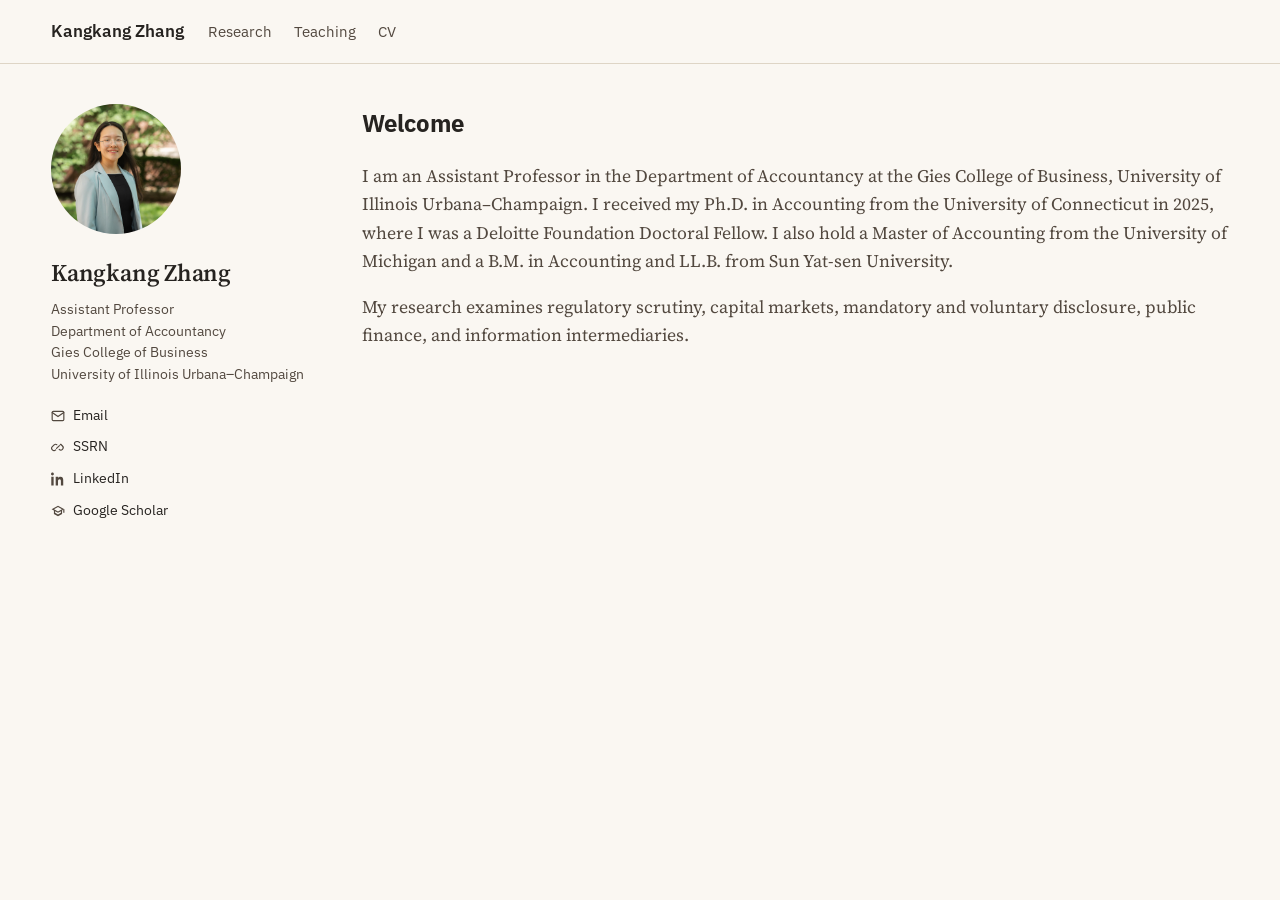
<file: index.html>
<!DOCTYPE html>
<html lang="en">
<head>
<meta charset="UTF-8">
<meta name="viewport" content="width=device-width, initial-scale=1.0">
<meta name="google-site-verification" content="3GVorB3ThaOUOafbsbn2SGII3TW03Z_pNZAnNQTHaXM" />
<title>Kangkang Zhang: Welcome to my page!</title>
<meta name="description" content="Kangkang Zhang is an Assistant Professor of Accountancy at the Gies College of Business, University of Illinois Urbana&ndash;Champaign, researching regulatory scrutiny, capital markets, and mandatory/voluntary disclosure.">
<link rel="canonical" href="https://kangkang-zhang.github.io/">
<meta property="og:type" content="website">
<meta property="og:site_name" content="Kangkang Zhang">
<meta property="og:title" content="Kangkang Zhang: Welcome to my page!">
<meta property="og:description" content="Assistant Professor of Accountancy at the Gies College of Business, University of Illinois Urbana&ndash;Champaign. Research on regulatory scrutiny, capital markets, and disclosure.">
<meta property="og:url" content="https://kangkang-zhang.github.io/">
<meta property="og:image" content="https://kangkang-zhang.github.io/photo.jpg">
<meta name="twitter:card" content="summary">
<meta name="twitter:title" content="Kangkang Zhang: Welcome to my page!">
<meta name="twitter:description" content="Assistant Professor of Accountancy at the Gies College of Business, University of Illinois Urbana&ndash;Champaign.">
<meta name="twitter:image" content="https://kangkang-zhang.github.io/photo.jpg">
<link rel="preconnect" href="https://fonts.googleapis.com">
<link rel="preconnect" href="https://fonts.gstatic.com" crossorigin>
<link href="https://fonts.googleapis.com/css2?family=Source+Serif+4:opsz,wght@8..60,400;8..60,600&family=IBM+Plex+Sans:wght@400;500&display=swap" rel="stylesheet">
<link rel="stylesheet" href="style.css">
<script type="application/ld+json">
{
  "@context": "https://schema.org",
  "@type": "Person",
  "name": "Kangkang Zhang",
  "url": "https://kangkang-zhang.github.io/",
  "image": "https://kangkang-zhang.github.io/photo.jpg",
  "jobTitle": "Assistant Professor of Accountancy",
  "worksFor": {
    "@type": "CollegeOrUniversity",
    "name": "Gies College of Business, University of Illinois Urbana-Champaign"
  },
  "alumniOf": [
    { "@type": "CollegeOrUniversity", "name": "University of Connecticut" },
    { "@type": "CollegeOrUniversity", "name": "University of Michigan" },
    { "@type": "CollegeOrUniversity", "name": "Sun Yat-sen University" }
  ],
  "sameAs": [
    "https://papers.ssrn.com/sol3/cf_dev/AbsByAuth.cfm?per_id=3709389",
    "https://www.linkedin.com/in/kangkangzhang",
    "https://scholar.google.com/citations?user=HR7FP2oAAAAJ&hl=en"
  ]
}
</script>
</head>
<body>

<header class="topbar">
  <div class="topbar-inner">
    <a href="index.html" class="topbar-name">Kangkang Zhang</a>
    <nav class="topnav">
      <a href="research.html">Research</a>
      <a href="teaching.html">Teaching</a>
      <a href="cv.html">CV</a>
    </nav>
  </div>
</header>

<div class="layout">

  <aside class="sidebar">
    <div class="avatar"><img src="photo.jpg" alt="" onerror="this.parentElement.textContent='Add photo.jpg'"></div>
    <h1>Kangkang Zhang</h1>
    <p class="role">Assistant Professor<br>Department of Accountancy<br>Gies College of Business<br>University of Illinois Urbana&ndash;Champaign</p>
    <div class="contact-links">
      <a href="mailto:kkzhang@illinois.edu"><svg class="icon" viewBox="0 0 24 24" width="14" height="14" fill="none" stroke="currentColor" stroke-width="2" stroke-linecap="round" stroke-linejoin="round"><rect x="2" y="4" width="20" height="16" rx="2"></rect><path d="M2 6l10 7 10-7"></path></svg><span>Email</span></a>
      <a href="https://papers.ssrn.com/sol3/cf_dev/AbsByAuth.cfm?per_id=3709389"><svg class="icon" viewBox="0 0 24 24" width="14" height="14" fill="none" stroke="currentColor" stroke-width="2" stroke-linecap="round" stroke-linejoin="round"><path d="M9.5 14.5l5-5"></path><path d="M8 17a4 4 0 01-5.66-5.66l3-3A4 4 0 0110 8"></path><path d="M14 16a4 4 0 005.66-5.66l-3-3A4 4 0 0016 8"></path></svg><span>SSRN</span></a>
      <a href="https://www.linkedin.com/in/kangkangzhang"><svg class="icon" viewBox="0 0 24 24" width="14" height="14" fill="currentColor"><path d="M4.98 3.5C4.98 4.88 3.87 6 2.5 6S0 4.88 0 3.5 1.12 1 2.5 1s2.48 1.12 2.48 2.5zM.5 8h4v15h-4V8zM8.5 8h3.83v2.05h.05c.53-1.01 1.84-2.05 3.79-2.05 4.05 0 4.8 2.67 4.8 6.14V23h-4v-6.88c0-1.64-.03-3.75-2.29-3.75-2.3 0-2.65 1.79-2.65 3.64V23h-4V8z"></path></svg><span>LinkedIn</span></a>
      <a href="https://scholar.google.com/citations?user=HR7FP2oAAAAJ&hl=en"><svg class="icon" viewBox="0 0 24 24" width="14" height="14" fill="currentColor"><path d="M12 3L1 9l4 2.18v6L12 21l7-3.82v-6L21 9v6h2V9L12 3zm6.82 6L12 12.72 5.18 9 12 5.28 18.82 9zM17 15.2L12 18l-5-2.8v-2.9l5 2.73 5-2.73v2.9z"></path></svg><span>Google Scholar</span></a>
    </div>
  </aside>

  <main>
    <h2 class="page-title">Welcome</h2>
    <div class="lede">
      <p>
        I am an Assistant Professor in the Department of Accountancy at the Gies College of
        Business, University of Illinois Urbana&ndash;Champaign. I received my Ph.D. in
        Accounting from the University of Connecticut in 2025, where I was a Deloitte
        Foundation Doctoral Fellow. I also hold a Master of Accounting from the University of
        Michigan and a B.M. in Accounting and LL.B. from Sun Yat-sen University.
      </p>
      <p>
        My research examines regulatory scrutiny, capital markets, mandatory and voluntary
        disclosure, public finance, and information intermediaries.
      </p>
    </div>
  </main>

</div>
<script data-goatcounter="https://kkokdari.goatcounter.com/count" async src="//gc.zgo.at/count.js"></script>
</body>
</html>
</file>
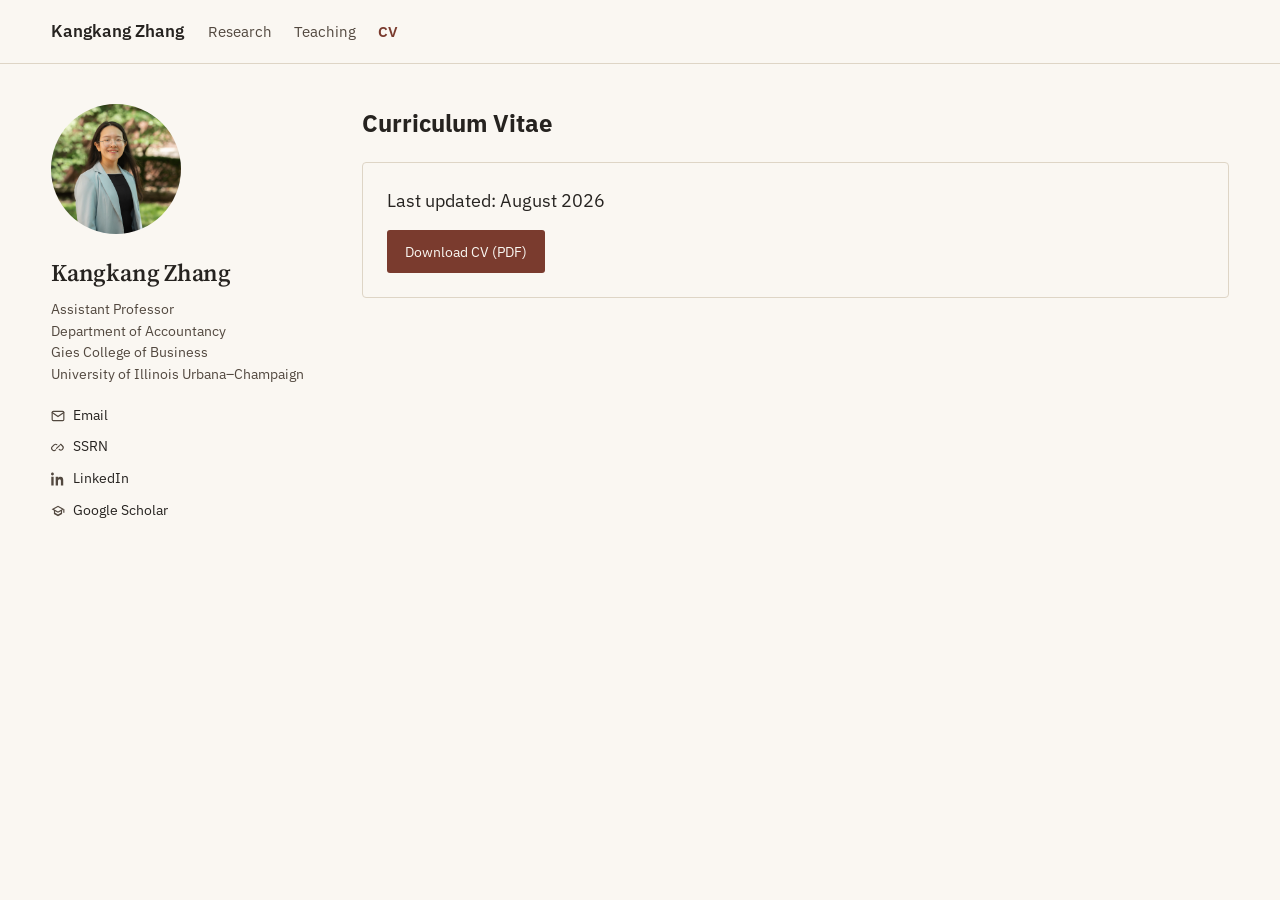
<file: cv.html>
<!DOCTYPE html>
<html lang="en">
<head>
<meta charset="UTF-8">
<meta name="viewport" content="width=device-width, initial-scale=1.0">
<title>CV — Kangkang Zhang | Assistant Professor, University of Illinois at Urbana-Champaign Department of Accountancy</title>
<meta name="description" content="Curriculum vitae of Kangkang Zhang, Assistant Professor of Accountancy at the Gies College of Business, University of Illinois Urbana&ndash;Champaign.">
<link rel="canonical" href="https://kangkang-zhang.github.io/cv.html">
<meta property="og:type" content="website">
<meta property="og:site_name" content="Kangkang Zhang">
<meta property="og:title" content="CV — Kangkang Zhang">
<meta property="og:description" content="Curriculum vitae of Kangkang Zhang, Assistant Professor of Accountancy, University of Illinois Urbana&ndash;Champaign.">
<meta property="og:url" content="https://kangkang-zhang.github.io/cv.html">
<meta property="og:image" content="https://kangkang-zhang.github.io/photo.jpg">
<link rel="preconnect" href="https://fonts.googleapis.com">
<link rel="preconnect" href="https://fonts.gstatic.com" crossorigin>
<link href="https://fonts.googleapis.com/css2?family=Source+Serif+4:opsz,wght@8..60,400;8..60,600&family=IBM+Plex+Sans:wght@400;500&display=swap" rel="stylesheet">
<link rel="stylesheet" href="style.css">
<script type="application/ld+json">
{
  "@context": "https://schema.org",
  "@type": "Person",
  "name": "Kangkang Zhang",
  "url": "https://kangkang-zhang.github.io/",
  "jobTitle": "Assistant Professor of Accountancy",
  "worksFor": {
    "@type": "CollegeOrUniversity",
    "name": "Gies College of Business, University of Illinois Urbana-Champaign"
  },
  "sameAs": [
    "https://papers.ssrn.com/sol3/cf_dev/AbsByAuth.cfm?per_id=3709389",
    "https://www.linkedin.com/in/kangkangzhang",
    "https://scholar.google.com/citations?user=HR7FP2oAAAAJ&hl=en"
  ]
}
</script>
</head>
<body>

<header class="topbar">
  <div class="topbar-inner">
    <a href="index.html" class="topbar-name">Kangkang Zhang</a>
    <nav class="topnav">
      <a href="research.html">Research</a>
      <a href="teaching.html">Teaching</a>
      <a href="cv.html" class="active">CV</a>
    </nav>
  </div>
</header>

<div class="layout">

  <aside class="sidebar">
    <div class="avatar"><img src="photo.jpg" alt="" onerror="this.parentElement.textContent='Add photo.jpg'"></div>
    <h1>Kangkang Zhang</h1>
    <p class="role">Assistant Professor<br>Department of Accountancy<br>Gies College of Business<br>University of Illinois Urbana&ndash;Champaign</p>
    <div class="contact-links">
      <a href="mailto:kkzhang@illinois.edu"><svg class="icon" viewBox="0 0 24 24" width="14" height="14" fill="none" stroke="currentColor" stroke-width="2" stroke-linecap="round" stroke-linejoin="round"><rect x="2" y="4" width="20" height="16" rx="2"></rect><path d="M2 6l10 7 10-7"></path></svg><span>Email</span></a>
      <a href="https://papers.ssrn.com/sol3/cf_dev/AbsByAuth.cfm?per_id=3709389"><svg class="icon" viewBox="0 0 24 24" width="14" height="14" fill="none" stroke="currentColor" stroke-width="2" stroke-linecap="round" stroke-linejoin="round"><path d="M9.5 14.5l5-5"></path><path d="M8 17a4 4 0 01-5.66-5.66l3-3A4 4 0 0110 8"></path><path d="M14 16a4 4 0 005.66-5.66l-3-3A4 4 0 0016 8"></path></svg><span>SSRN</span></a>
      <a href="https://www.linkedin.com/in/kangkangzhang"><svg class="icon" viewBox="0 0 24 24" width="14" height="14" fill="currentColor"><path d="M4.98 3.5C4.98 4.88 3.87 6 2.5 6S0 4.88 0 3.5 1.12 1 2.5 1s2.48 1.12 2.48 2.5zM.5 8h4v15h-4V8zM8.5 8h3.83v2.05h.05c.53-1.01 1.84-2.05 3.79-2.05 4.05 0 4.8 2.67 4.8 6.14V23h-4v-6.88c0-1.64-.03-3.75-2.29-3.75-2.3 0-2.65 1.79-2.65 3.64V23h-4V8z"></path></svg><span>LinkedIn</span></a>
      <a href="https://scholar.google.com/citations?user=HR7FP2oAAAAJ&hl=en"><svg class="icon" viewBox="0 0 24 24" width="14" height="14" fill="currentColor"><path d="M12 3L1 9l4 2.18v6L12 21l7-3.82v-6L21 9v6h2V9L12 3zm6.82 6L12 12.72 5.18 9 12 5.28 18.82 9zM17 15.2L12 18l-5-2.8v-2.9l5 2.73 5-2.73v2.9z"></path></svg><span>Google Scholar</span></a>
    </div>
  </aside>

  <main>
    <h2 class="page-title">Curriculum Vitae</h2>
    <div class="cv-box">
      <p>Last updated: August 2026</p>
      <a class="download-btn" href="cv.pdf">Download CV (PDF)</a>
    </div>
  </main>

</div>
<script data-goatcounter="https://kkokdari.goatcounter.com/count" async src="//gc.zgo.at/count.js"></script>
</body>
</html>
</file>
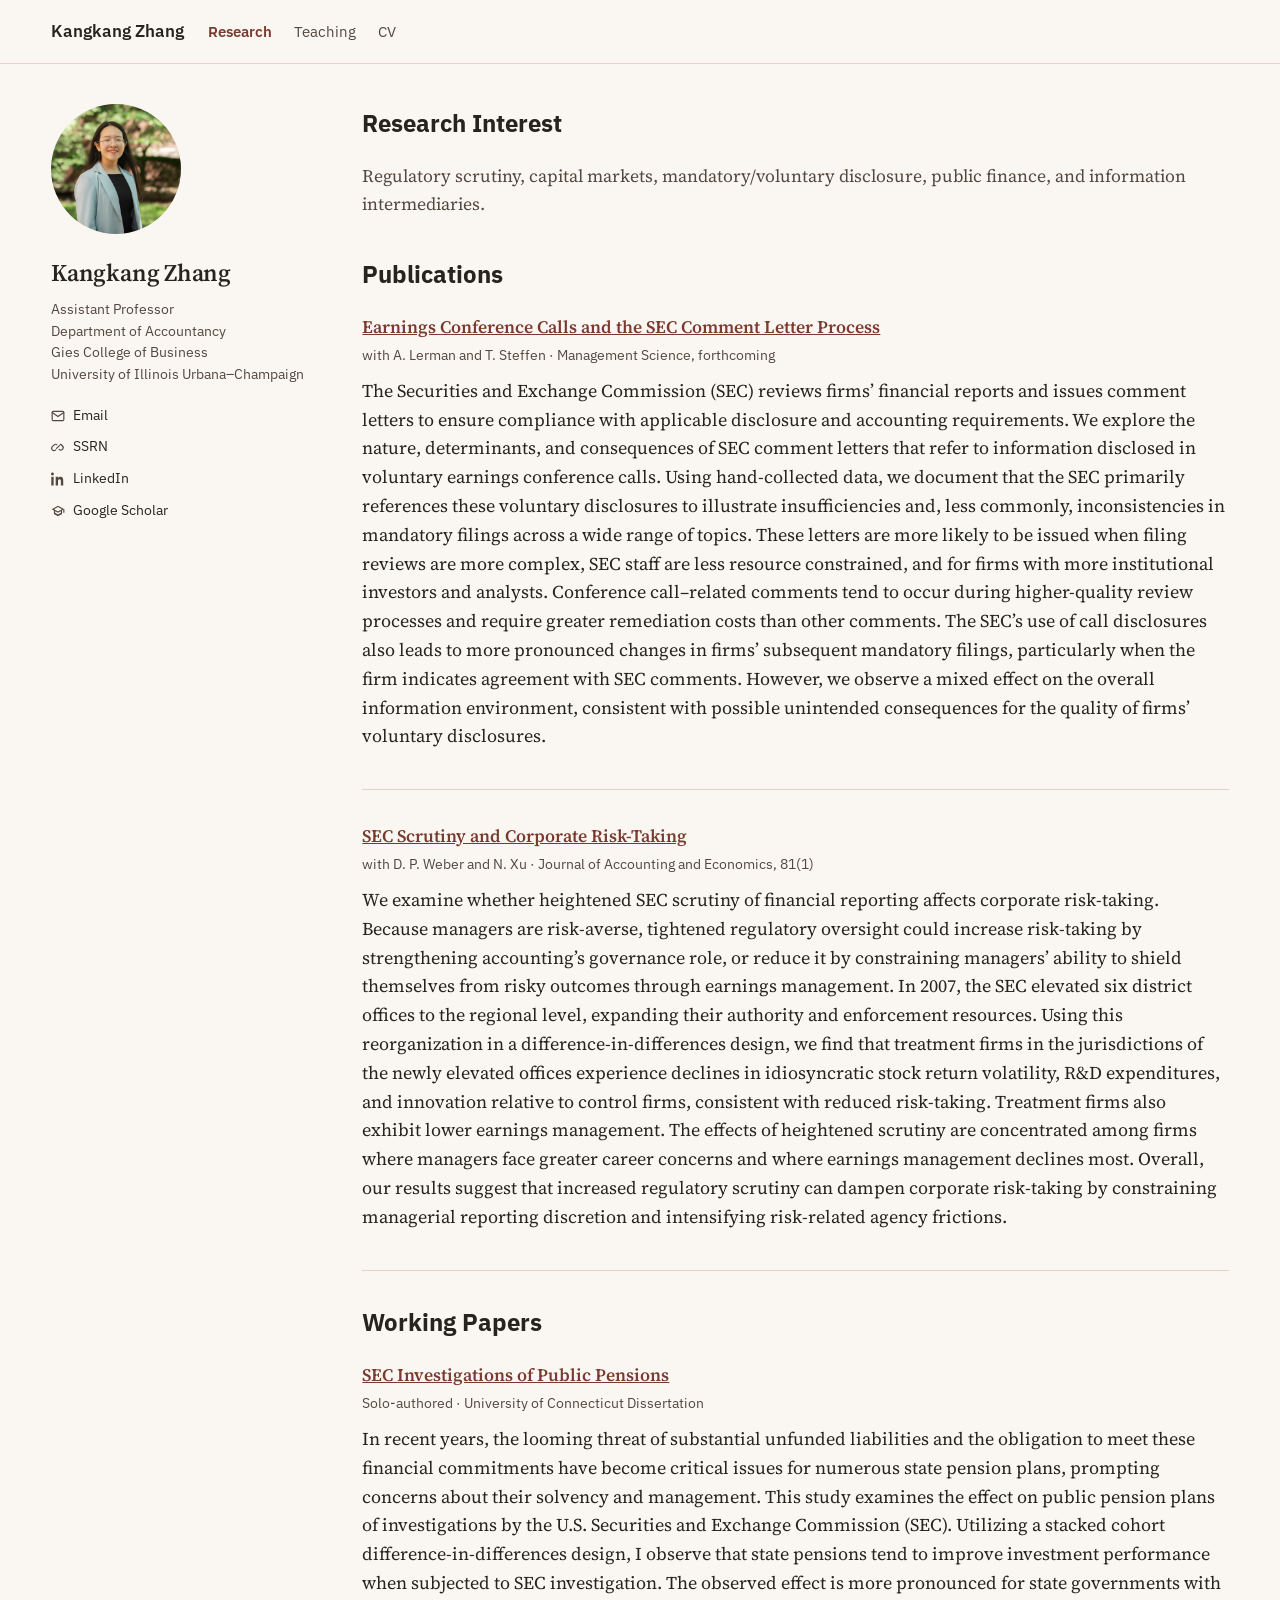
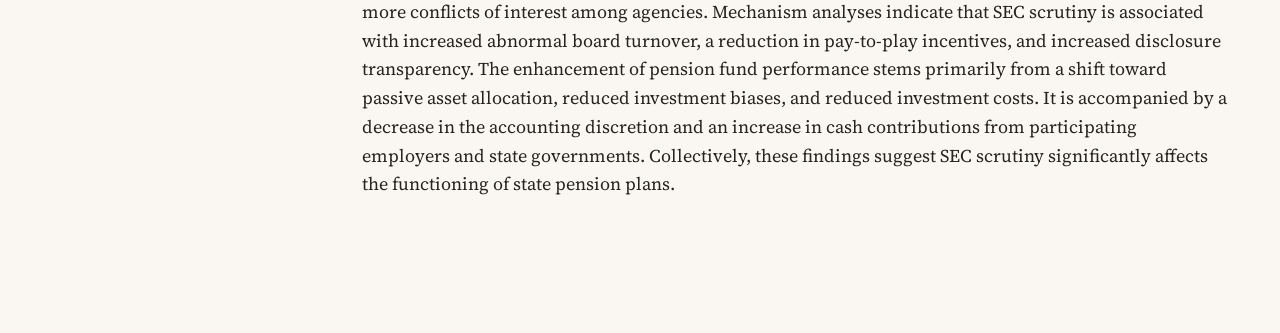
<file: research.html>
<!DOCTYPE html>
<html lang="en">
<head>
<meta charset="UTF-8">
<meta name="viewport" content="width=device-width, initial-scale=1.0">
<title>Research — Kangkang Zhang: Welcome to my page!</title>
<meta name="description" content="Research by Kangkang Zhang (University of Illinois Urbana&ndash;Champaign) on SEC regulatory scrutiny, capital markets, and disclosure, including publications in Management Science and the Journal of Accounting and Economics.">
<link rel="canonical" href="https://kangkang-zhang.github.io/research.html">
<meta property="og:type" content="website">
<meta property="og:site_name" content="Kangkang Zhang">
<meta property="og:title" content="Research — Kangkang Zhang">
<meta property="og:description" content="Research on SEC regulatory scrutiny, capital markets, and mandatory/voluntary disclosure.">
<meta property="og:url" content="https://kangkang-zhang.github.io/research.html">
<meta property="og:image" content="https://kangkang-zhang.github.io/photo.jpg">
<link rel="preconnect" href="https://fonts.googleapis.com">
<link rel="preconnect" href="https://fonts.gstatic.com" crossorigin>
<link href="https://fonts.googleapis.com/css2?family=Source+Serif+4:opsz,wght@8..60,400;8..60,600&family=IBM+Plex+Sans:wght@400;500&display=swap" rel="stylesheet">
<link rel="stylesheet" href="style.css">
<script type="application/ld+json">
{
  "@context": "https://schema.org",
  "@type": "Person",
  "name": "Kangkang Zhang",
  "url": "https://kangkang-zhang.github.io/",
  "jobTitle": "Assistant Professor of Accountancy",
  "worksFor": {
    "@type": "CollegeOrUniversity",
    "name": "Gies College of Business, University of Illinois Urbana-Champaign"
  },
  "sameAs": [
    "https://papers.ssrn.com/sol3/cf_dev/AbsByAuth.cfm?per_id=3709389",
    "https://www.linkedin.com/in/kangkangzhang",
    "https://scholar.google.com/citations?user=HR7FP2oAAAAJ&hl=en"
  ]
}
</script>
</head>
<body>

<header class="topbar">
  <div class="topbar-inner">
    <a href="index.html" class="topbar-name">Kangkang Zhang</a>
    <nav class="topnav">
      <a href="research.html" class="active">Research</a>
      <a href="teaching.html">Teaching</a>
      <a href="cv.html">CV</a>
    </nav>
  </div>
</header>

<div class="layout">

  <aside class="sidebar">
    <div class="avatar"><img src="photo.jpg" alt="" onerror="this.parentElement.textContent='Add photo.jpg'"></div>
    <h1>Kangkang Zhang</h1>
    <p class="role">Assistant Professor<br>Department of Accountancy<br>Gies College of Business<br>University of Illinois Urbana&ndash;Champaign</p>
    <div class="contact-links">
      <a href="mailto:kkzhang@illinois.edu"><svg class="icon" viewBox="0 0 24 24" width="14" height="14" fill="none" stroke="currentColor" stroke-width="2" stroke-linecap="round" stroke-linejoin="round"><rect x="2" y="4" width="20" height="16" rx="2"></rect><path d="M2 6l10 7 10-7"></path></svg><span>Email</span></a>
      <a href="https://papers.ssrn.com/sol3/cf_dev/AbsByAuth.cfm?per_id=3709389"><svg class="icon" viewBox="0 0 24 24" width="14" height="14" fill="none" stroke="currentColor" stroke-width="2" stroke-linecap="round" stroke-linejoin="round"><path d="M9.5 14.5l5-5"></path><path d="M8 17a4 4 0 01-5.66-5.66l3-3A4 4 0 0110 8"></path><path d="M14 16a4 4 0 005.66-5.66l-3-3A4 4 0 0016 8"></path></svg><span>SSRN</span></a>
      <a href="https://www.linkedin.com/in/kangkangzhang"><svg class="icon" viewBox="0 0 24 24" width="14" height="14" fill="currentColor"><path d="M4.98 3.5C4.98 4.88 3.87 6 2.5 6S0 4.88 0 3.5 1.12 1 2.5 1s2.48 1.12 2.48 2.5zM.5 8h4v15h-4V8zM8.5 8h3.83v2.05h.05c.53-1.01 1.84-2.05 3.79-2.05 4.05 0 4.8 2.67 4.8 6.14V23h-4v-6.88c0-1.64-.03-3.75-2.29-3.75-2.3 0-2.65 1.79-2.65 3.64V23h-4V8z"></path></svg><span>LinkedIn</span></a>
      <a href="https://scholar.google.com/citations?user=HR7FP2oAAAAJ&hl=en"><svg class="icon" viewBox="0 0 24 24" width="14" height="14" fill="currentColor"><path d="M12 3L1 9l4 2.18v6L12 21l7-3.82v-6L21 9v6h2V9L12 3zm6.82 6L12 12.72 5.18 9 12 5.28 18.82 9zM17 15.2L12 18l-5-2.8v-2.9l5 2.73 5-2.73v2.9z"></path></svg><span>Google Scholar</span></a>
    </div>
  </aside>

  <main>
    <h2 class="page-title">Research Interest</h2>

    <p class="lede" style="margin-bottom: 36px;">
      Regulatory scrutiny, capital markets, mandatory/voluntary disclosure, public finance, and
      information intermediaries.
    </p>

    <h3 class="page-title">Publications</h3>

    <div class="paper">
      <h3><a href="https://pubsonline.informs.org/doi/10.1287/mnsc.2023.02065">Earnings Conference Calls and the SEC Comment Letter Process</a></h3>
      <p class="meta">with A. Lerman and T. Steffen &middot; Management Science, forthcoming</p>
      <p>
        The Securities and Exchange Commission (SEC) reviews firms&rsquo; financial reports and
        issues comment letters to ensure compliance with applicable disclosure and accounting
        requirements. We explore the nature, determinants, and consequences of SEC comment
        letters that refer to information disclosed in voluntary earnings conference calls.
        Using hand-collected data, we document that the SEC primarily references these voluntary
        disclosures to illustrate insufficiencies and, less commonly, inconsistencies in
        mandatory filings across a wide range of topics. These letters are more likely to be
        issued when filing reviews are more complex, SEC staff are less resource constrained,
        and for firms with more institutional investors and analysts. Conference call&ndash;related
        comments tend to occur during higher-quality review processes and require greater
        remediation costs than other comments. The SEC&rsquo;s use of call disclosures also leads
        to more pronounced changes in firms&rsquo; subsequent mandatory filings, particularly when
        the firm indicates agreement with SEC comments. However, we observe a mixed effect on the
        overall information environment, consistent with possible unintended consequences for the
        quality of firms&rsquo; voluntary disclosures.
      </p>
    </div>

    <div class="paper">
      <h3><a href="https://www.sciencedirect.com/science/article/pii/S0165410125000916">SEC Scrutiny and Corporate Risk-Taking</a></h3>
      <p class="meta">with D. P. Weber and N. Xu &middot; Journal of Accounting and Economics, 81(1)</p>
      <p>
        We examine whether heightened SEC scrutiny of financial reporting affects corporate
        risk-taking. Because managers are risk-averse, tightened regulatory oversight could
        increase risk-taking by strengthening accounting&rsquo;s governance role, or reduce it by
        constraining managers&rsquo; ability to shield themselves from risky outcomes through
        earnings management. In 2007, the SEC elevated six district offices to the regional
        level, expanding their authority and enforcement resources. Using this reorganization in
        a difference-in-differences design, we find that treatment firms in the jurisdictions of
        the newly elevated offices experience declines in idiosyncratic stock return volatility,
        R&amp;D expenditures, and innovation relative to control firms, consistent with reduced
        risk-taking. Treatment firms also exhibit lower earnings management. The effects of
        heightened scrutiny are concentrated among firms where managers face greater career
        concerns and where earnings management declines most. Overall, our results suggest that
        increased regulatory scrutiny can dampen corporate risk-taking by constraining managerial
        reporting discretion and intensifying risk-related agency frictions.
      </p>
    </div>

    <h3 class="page-title">Working Papers</h3>

    <div class="paper">
      <h3><a href="http://dx.doi.org/10.2139/ssrn.4964809">SEC Investigations of Public Pensions</a></h3>
      <p class="meta">Solo-authored &middot; University of Connecticut Dissertation</p>
      <p>
        In recent years, the looming threat of substantial unfunded liabilities and the
        obligation to meet these financial commitments have become critical issues for numerous
        state pension plans, prompting concerns about their solvency and management. This study
        examines the effect on public pension plans of investigations by the U.S. Securities and
        Exchange Commission (SEC). Utilizing a stacked cohort difference-in-differences design,
        I observe that state pensions tend to improve investment performance when subjected to
        SEC investigation. The observed effect is more pronounced for state governments with
        more conflicts of interest among agencies. Mechanism analyses indicate that SEC scrutiny
        is associated with increased abnormal board turnover, a reduction in pay-to-play
        incentives, and increased disclosure transparency. The enhancement of pension fund
        performance stems primarily from a shift toward passive asset allocation, reduced
        investment biases, and reduced investment costs. It is accompanied by a decrease in the
        accounting discretion and an increase in cash contributions from participating employers
        and state governments. Collectively, these findings suggest SEC scrutiny significantly
        affects the functioning of state pension plans.
      </p>
    </div>

  </main>

</div>
<script data-goatcounter="https://kkokdari.goatcounter.com/count" async src="//gc.zgo.at/count.js"></script>
</body>
</html>
</file>
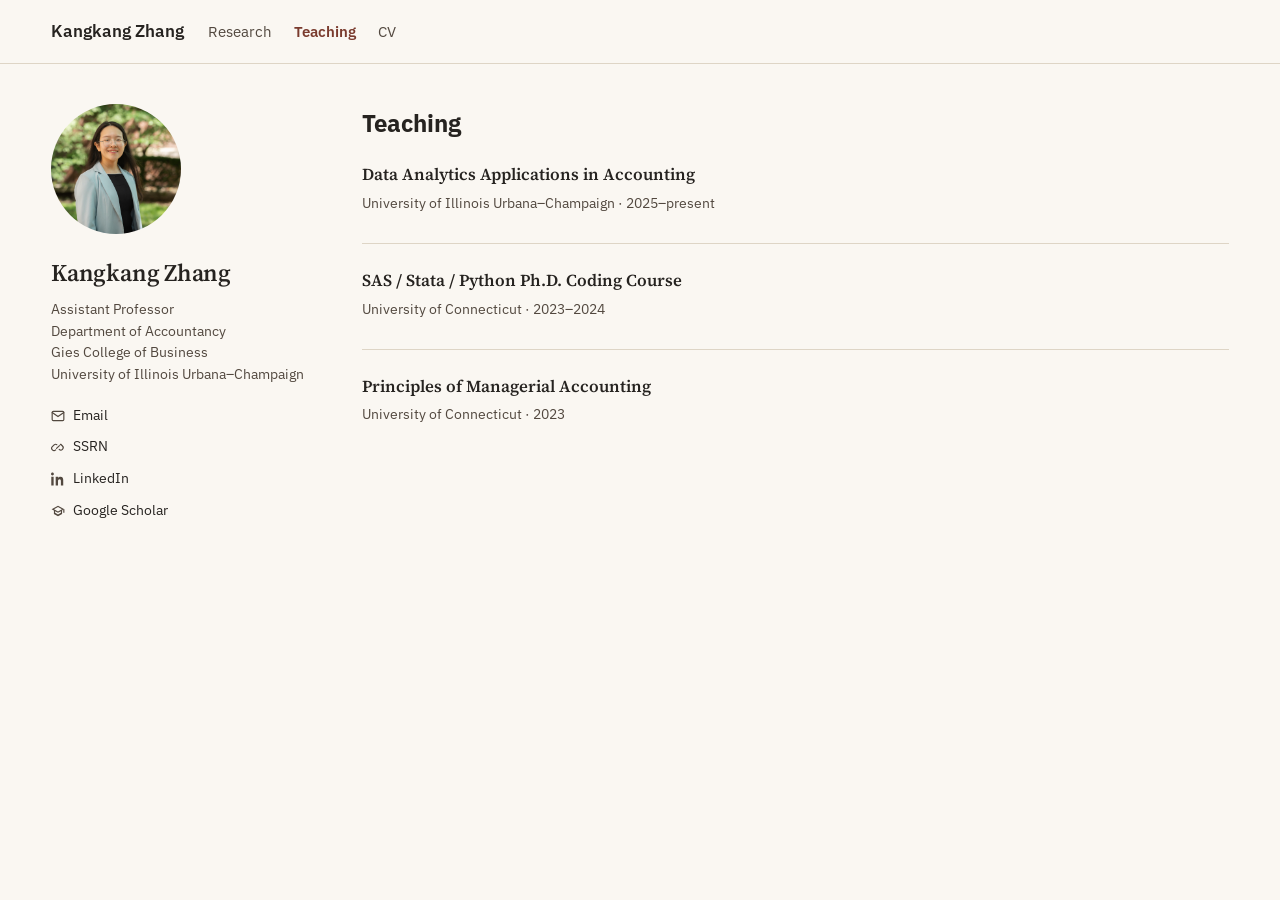
<file: teaching.html>
<!DOCTYPE html>
<html lang="en">
<head>
<meta charset="UTF-8">
<meta name="viewport" content="width=device-width, initial-scale=1.0">
<title>Teaching — Kangkang Zhang: Welcome to my page!</title>
<meta name="description" content="Courses taught by Kangkang Zhang, Assistant Professor of Accountancy at the Gies College of Business, University of Illinois Urbana&ndash;Champaign, including Data Analytics Applications in Accounting.">
<link rel="canonical" href="https://kangkang-zhang.github.io/teaching.html">
<meta property="og:type" content="website">
<meta property="og:site_name" content="Kangkang Zhang">
<meta property="og:title" content="Teaching — Kangkang Zhang">
<meta property="og:description" content="Courses taught by Kangkang Zhang at the University of Illinois Urbana&ndash;Champaign and University of Connecticut.">
<meta property="og:url" content="https://kangkang-zhang.github.io/teaching.html">
<meta property="og:image" content="https://kangkang-zhang.github.io/photo.jpg">
<link rel="preconnect" href="https://fonts.googleapis.com">
<link rel="preconnect" href="https://fonts.gstatic.com" crossorigin>
<link href="https://fonts.googleapis.com/css2?family=Source+Serif+4:opsz,wght@8..60,400;8..60,600&family=IBM+Plex+Sans:wght@400;500&display=swap" rel="stylesheet">
<link rel="stylesheet" href="style.css">
<script type="application/ld+json">
{
  "@context": "https://schema.org",
  "@type": "Person",
  "name": "Kangkang Zhang",
  "url": "https://kangkang-zhang.github.io/",
  "jobTitle": "Assistant Professor of Accountancy",
  "worksFor": {
    "@type": "CollegeOrUniversity",
    "name": "Gies College of Business, University of Illinois Urbana-Champaign"
  },
  "sameAs": [
    "https://papers.ssrn.com/sol3/cf_dev/AbsByAuth.cfm?per_id=3709389",
    "https://www.linkedin.com/in/kangkangzhang",
    "https://scholar.google.com/citations?user=HR7FP2oAAAAJ&hl=en"
  ]
}
</script>
</head>
<body>

<header class="topbar">
  <div class="topbar-inner">
    <a href="index.html" class="topbar-name">Kangkang Zhang</a>
    <nav class="topnav">
      <a href="research.html">Research</a>
      <a href="teaching.html" class="active">Teaching</a>
      <a href="cv.html">CV</a>
    </nav>
  </div>
</header>

<div class="layout">

  <aside class="sidebar">
    <div class="avatar"><img src="photo.jpg" alt="" onerror="this.parentElement.textContent='Add photo.jpg'"></div>
    <h1>Kangkang Zhang</h1>
    <p class="role">Assistant Professor<br>Department of Accountancy<br>Gies College of Business<br>University of Illinois Urbana&ndash;Champaign</p>
    <div class="contact-links">
      <a href="mailto:kkzhang@illinois.edu"><svg class="icon" viewBox="0 0 24 24" width="14" height="14" fill="none" stroke="currentColor" stroke-width="2" stroke-linecap="round" stroke-linejoin="round"><rect x="2" y="4" width="20" height="16" rx="2"></rect><path d="M2 6l10 7 10-7"></path></svg><span>Email</span></a>
      <a href="https://papers.ssrn.com/sol3/cf_dev/AbsByAuth.cfm?per_id=3709389"><svg class="icon" viewBox="0 0 24 24" width="14" height="14" fill="none" stroke="currentColor" stroke-width="2" stroke-linecap="round" stroke-linejoin="round"><path d="M9.5 14.5l5-5"></path><path d="M8 17a4 4 0 01-5.66-5.66l3-3A4 4 0 0110 8"></path><path d="M14 16a4 4 0 005.66-5.66l-3-3A4 4 0 0016 8"></path></svg><span>SSRN</span></a>
      <a href="https://www.linkedin.com/in/kangkangzhang"><svg class="icon" viewBox="0 0 24 24" width="14" height="14" fill="currentColor"><path d="M4.98 3.5C4.98 4.88 3.87 6 2.5 6S0 4.88 0 3.5 1.12 1 2.5 1s2.48 1.12 2.48 2.5zM.5 8h4v15h-4V8zM8.5 8h3.83v2.05h.05c.53-1.01 1.84-2.05 3.79-2.05 4.05 0 4.8 2.67 4.8 6.14V23h-4v-6.88c0-1.64-.03-3.75-2.29-3.75-2.3 0-2.65 1.79-2.65 3.64V23h-4V8z"></path></svg><span>LinkedIn</span></a>
      <a href="https://scholar.google.com/citations?user=HR7FP2oAAAAJ&hl=en"><svg class="icon" viewBox="0 0 24 24" width="14" height="14" fill="currentColor"><path d="M12 3L1 9l4 2.18v6L12 21l7-3.82v-6L21 9v6h2V9L12 3zm6.82 6L12 12.72 5.18 9 12 5.28 18.82 9zM17 15.2L12 18l-5-2.8v-2.9l5 2.73 5-2.73v2.9z"></path></svg><span>Google Scholar</span></a>
    </div>
  </aside>

  <main>
    <h2 class="page-title">Teaching</h2>

    <div class="course">
      <h3>Data Analytics Applications in Accounting</h3>
      <p class="meta">University of Illinois Urbana&ndash;Champaign &middot; 2025&ndash;present</p>
    </div>

    <div class="course">
      <h3>SAS / Stata / Python Ph.D. Coding Course</h3>
      <p class="meta">University of Connecticut &middot; 2023&ndash;2024</p>
    </div>

    <div class="course">
      <h3>Principles of Managerial Accounting</h3>
      <p class="meta">University of Connecticut &middot; 2023</p>
    </div>

  </main>

</div>
<script data-goatcounter="https://kkokdari.goatcounter.com/count" async src="//gc.zgo.at/count.js"></script>
</body>
</html>
</file>
<file: style.css>
:root {
  --ink: #262320;
  --ink-soft: #52483f;
  --paper: #faf7f2;
  --rule: #ded5c6;
  --accent: #7a3b2e;
  --serif: "Source Serif 4", Georgia, serif;
  --sans: "IBM Plex Sans", -apple-system, sans-serif;
}

* { box-sizing: border-box; }

body {
  margin: 0;
  background: var(--paper);
  color: var(--ink);
  font-family: var(--serif);
  font-size: 18px;
  line-height: 1.6;
  -webkit-font-smoothing: antialiased;
}

a { color: var(--accent); }

/* Top bar */
.topbar {
  border-bottom: 1px solid var(--rule);
}

.topbar-inner {
  max-width: 1400px;
  margin: 0 auto;
  padding: 18px clamp(24px, 4vw, 56px);
  display: flex;
  align-items: center;
  flex-wrap: wrap;
  gap: 24px;
  box-sizing: border-box;
}

.topbar-name {
  font-family: var(--sans);
  font-weight: 600;
  font-size: 1.05rem;
  color: var(--ink);
  text-decoration: none;
}

.topnav {
  display: flex;
  gap: 22px;
  font-family: var(--sans);
  font-size: 0.92rem;
}

.topnav a {
  color: var(--ink-soft);
  text-decoration: none;
}

.topnav a:hover,
.topnav a.active {
  color: var(--accent);
}

.topnav a.active {
  font-weight: 600;
}

/* Layout */
.layout {
  display: flex;
  max-width: 1400px;
  margin: 0 auto;
  align-items: flex-start;
  gap: clamp(24px, 4vw, 64px);
  padding: 0 clamp(24px, 4vw, 56px);
  box-sizing: border-box;
}

/* Sidebar */
.sidebar {
  width: 260px;
  flex-shrink: 0;
  padding: 40px 0;
}

.avatar {
  width: 130px;
  height: 130px;
  border-radius: 50%;
  background: var(--rule);
  margin-bottom: 20px;
  display: flex;
  align-items: center;
  justify-content: center;
  font-family: var(--sans);
  font-size: 0.75rem;
  color: var(--ink-soft);
  text-align: center;
  overflow: hidden;
}

.avatar img {
  width: 100%;
  height: 100%;
  object-fit: cover;
}

.sidebar h1 {
  font-size: 1.5rem;
  font-weight: 600;
  margin: 0 0 6px;
  letter-spacing: -0.01em;
}

.sidebar .role {
  font-family: var(--sans);
  color: var(--ink-soft);
  font-size: 0.9rem;
  margin: 0 0 20px;
  line-height: 1.5;
}

.sidebar .contact-links {
  font-family: var(--sans);
  font-size: 0.85rem;
}

.sidebar .contact-links a {
  display: flex;
  align-items: center;
  gap: 8px;
  color: var(--ink);
  text-decoration: none;
  margin-bottom: 10px;
}

.sidebar .contact-links a:hover {
  color: var(--accent);
}

.sidebar .contact-links .icon {
  flex-shrink: 0;
  color: var(--ink-soft);
}

.sidebar .contact-links a:hover .icon {
  color: var(--accent);
}

/* Main content */
main {
  flex: 1;
  min-width: 0;
  padding: 40px 0 64px;
}

main .lede,
main .paper p {
  max-width: 900px;
}

main .page-title {
  font-family: var(--sans);
  font-weight: 700;
  font-size: 1.5rem;
  color: var(--ink);
  margin: 0 0 20px;
}

.lede {
  font-size: 1.1rem;
  color: var(--ink-soft);
}

.lede p {
  margin: 0 0 18px;
}

/* Papers */
.paper {
  margin-bottom: 32px;
  padding-bottom: 28px;
  border-bottom: 1px solid var(--rule);
}

.paper:last-child {
  border-bottom: none;
}

.paper h3 {
  font-size: 1.1rem;
  font-weight: 600;
  margin: 0 0 4px;
}

.paper .meta {
  font-family: var(--sans);
  font-size: 0.85rem;
  color: var(--ink-soft);
  margin: 0 0 10px;
}

.paper p {
  margin: 0 0 10px;
}

.paper .links a {
  font-family: var(--sans);
  font-size: 0.85rem;
  margin-right: 14px;
}

/* Teaching */
.course {
  margin-bottom: 24px;
  padding-bottom: 20px;
  border-bottom: 1px solid var(--rule);
}

.course:last-child {
  border-bottom: none;
}

.course h3 {
  font-size: 1.05rem;
  font-weight: 600;
  margin: 0 0 4px;
}

.course .meta {
  font-family: var(--sans);
  font-size: 0.85rem;
  color: var(--ink-soft);
  margin: 0 0 8px;
}

/* CV page */
.cv-box {
  font-family: var(--sans);
  border: 1px solid var(--rule);
  padding: 24px;
  border-radius: 4px;
}

.cv-box a.download-btn {
  display: inline-block;
  background: var(--accent);
  color: var(--paper);
  text-decoration: none;
  padding: 10px 18px;
  font-size: 0.9rem;
  border-radius: 3px;
  margin-top: 10px;
}

.cv-box p {
  margin: 0 0 4px;
}

/* Mobile */
@media (max-width: 760px) {
  .topbar-inner {
    padding: 16px 20px;
  }
  .layout {
    flex-direction: column;
    padding: 0 20px;
  }
  .sidebar {
    width: 100%;
    padding: 32px 0 24px;
  }
  main {
    padding: 32px 0 56px;
  }
}
</file>
